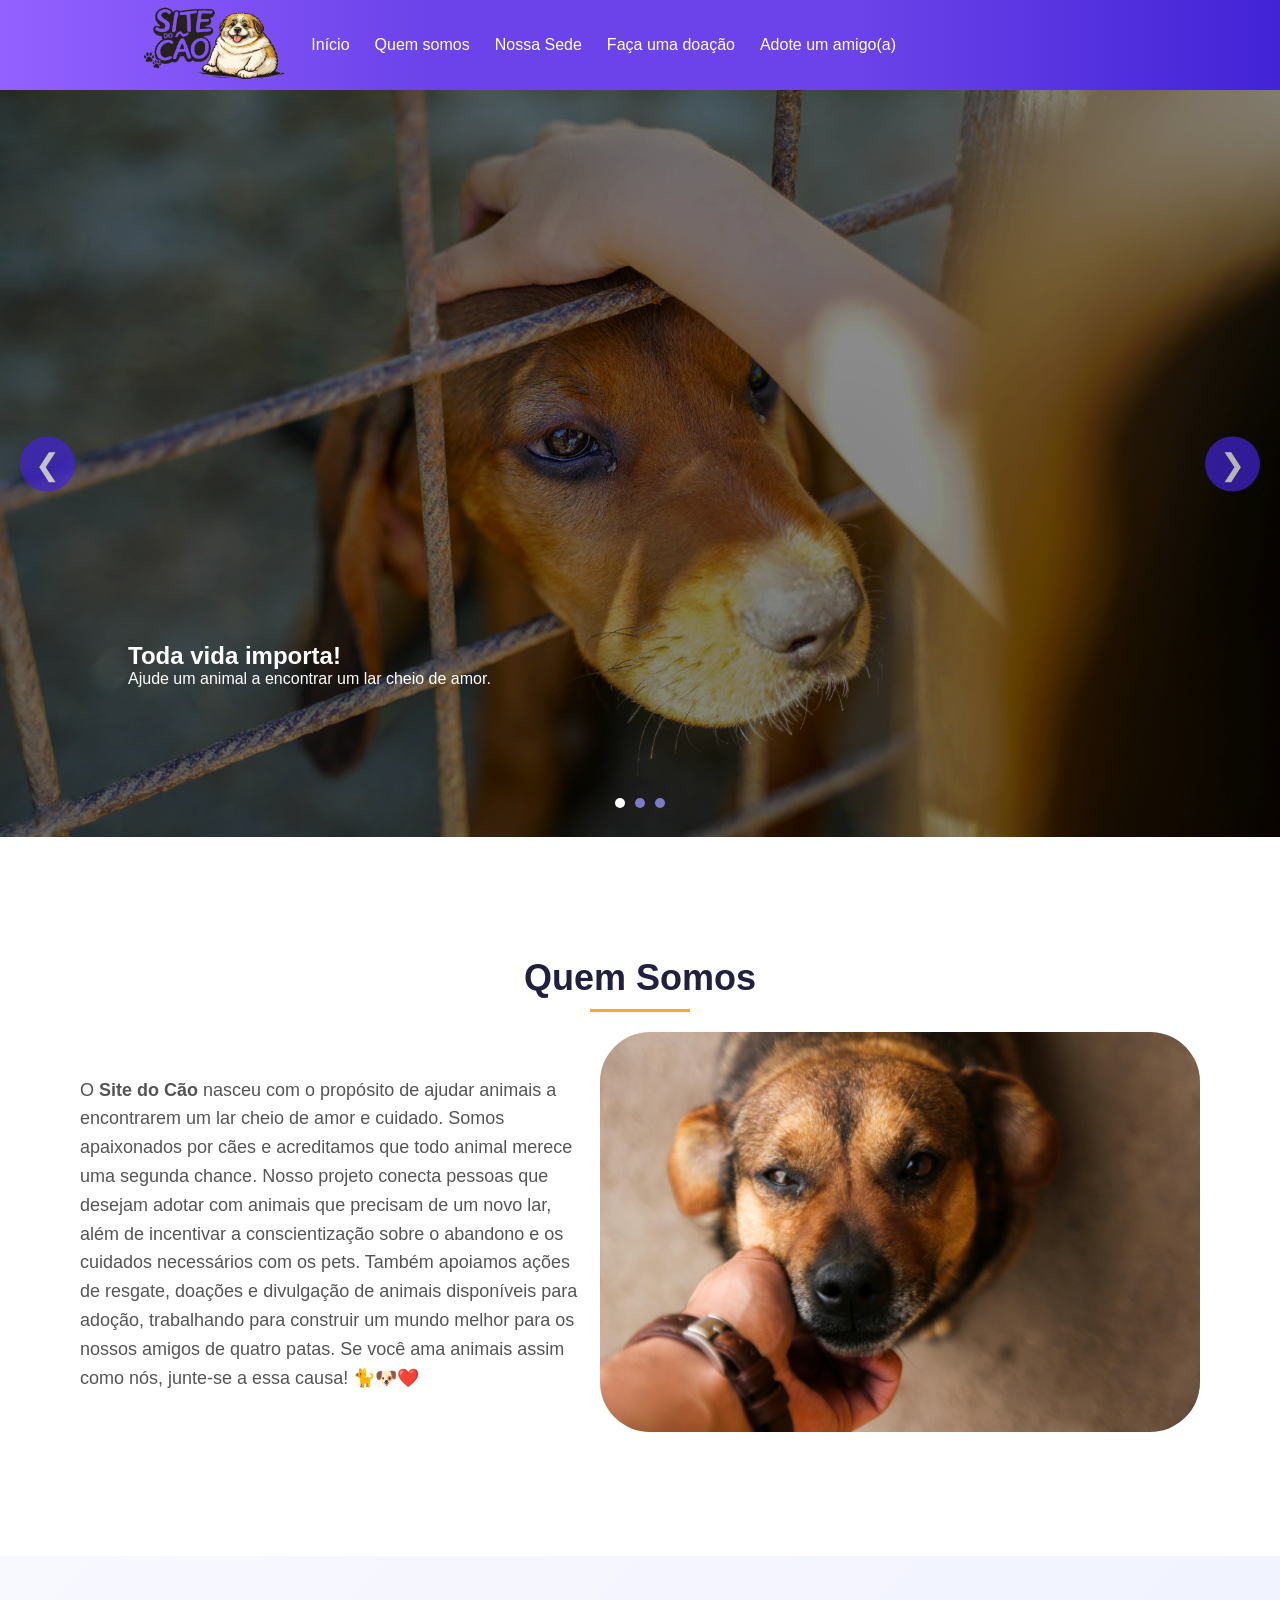
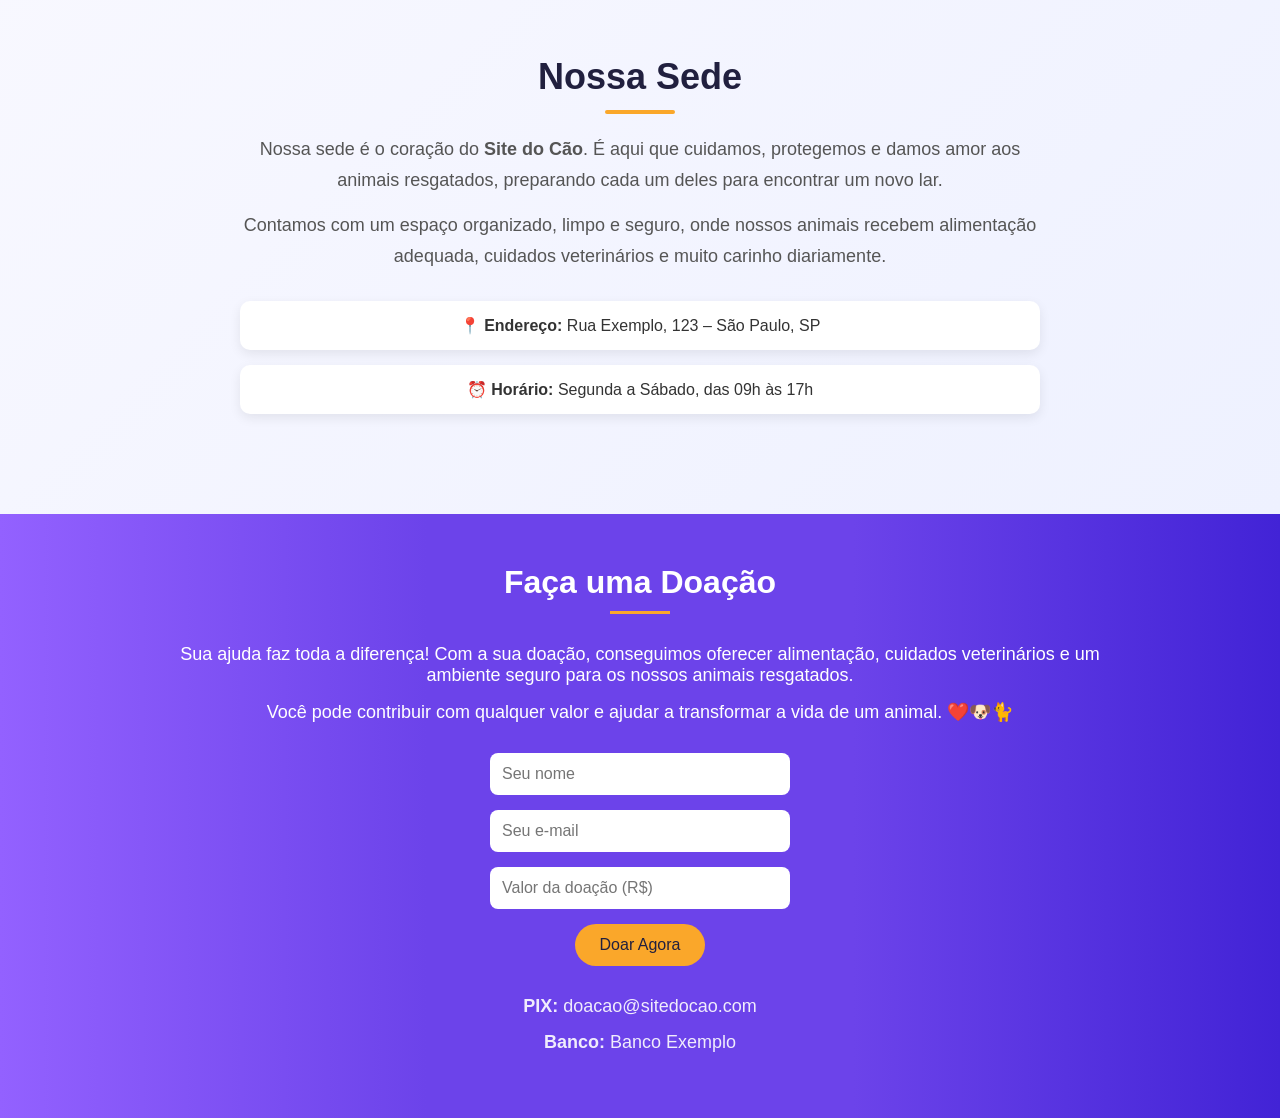
<file: index.html>
<!DOCTYPE html>
<html lang="pt-br">

<head>
    <meta charset="UTF-8">
    <meta name="viewport" content="width=device-width, initial-scale=1.0">
    <title>Site do cão</title>
    <link rel="stylesheet" href="Styles/Styles.css">
    <link rel="shortcut icon" href="Styles/img/favicon.ico" type="">

</head>

<body>

    <header>
        <div class="site-header">
            <img src="Styles/img/logosite.png" alt="Logo do site">


            <nav>

                <a href="#home">Início</a>
                <a href="#sobre">Quem somos</a>
                <a href="#localizacao">Nossa Sede</a>
                <a href="#adocao">Faça uma doação</a>
                <a href="adote.html">Adote um amigo(a)</a>

            </nav>
        </div>
    </header>

    <section class="hero">

        <div class="slides">

            <div class="slide active" style="background-image: url('Styles/img/imgAnimais/slide3.jpg');">
                <div class="overlay"></div>
                <div class="content">
                    <h1>Toda vida importa!</h1>
                    <p>Ajude um animal a encontrar um lar cheio de amor.</p>
                </div>
            </div>

            <div class="slide" style="background-image: url('Styles/img/imgAnimais/slide2.jpeg');">
                <div class="overlay"></div>
                <div class="content">
                    <h1>Adote, não compre</h1>
                    <p>Dê uma segunda chance para quem precisa.</p>
                </div>
            </div>

            <div class="slide" style="background-image: url('Styles/img/imgAnimais/slide1.jpg');">
                <div class="overlay"></div>
                <div class="content">
                    <h1>Faça a diferença</h1>
                    <p>Seu apoio salva vidas todos os dias.</p>
                </div>
            </div>

        </div>

        <button class="prev">❮</button>
        <button class="next">❯</button>

        <div class="dots"></div>

    </section>

    <section class="quem-somos" id="sobre">
                    <h2>Quem Somos</h2>
        <div class="quem-container">



            

            <p>
                O <strong>Site do Cão</strong> nasceu com o propósito de ajudar animais a encontrarem um lar cheio de
                amor e cuidado.
                Somos apaixonados por cães e acreditamos que todo animal merece uma segunda chance.
                Nosso projeto conecta pessoas que desejam adotar com animais que precisam de um novo lar, além de
                incentivar a
                conscientização sobre o abandono e os cuidados necessários com os pets.
                Também apoiamos ações de resgate, doações e divulgação de animais disponíveis para adoção, trabalhando
                para
                construir um mundo melhor para os nossos amigos de quatro patas.
                Se você ama animais assim como nós, junte-se a essa causa! 🐈🐶❤️
            </p>

            <div class="quem-img">
                <img src="dogquemsomos1.jpg" alt="" class="quem-foto">
            </div>

        </div>
    </section>

<section class="nossa-sede" id="localizacao">
    <div class="nossa-container">

        <h2>Nossa Sede</h2>

        <p class="descricao">
            Nossa sede é o coração do <strong>Site do Cão</strong>. É aqui que cuidamos, protegemos e damos amor aos animais resgatados, preparando cada um deles para encontrar um novo lar.
        </p>

        <p class="descricao">
            Contamos com um espaço organizado, limpo e seguro, onde nossos animais recebem alimentação adequada, cuidados veterinários e muito carinho diariamente.
        </p>

        <div class="info">
            <div class="info-item">
                📍 <strong>Endereço:</strong> Rua Exemplo, 123 – São Paulo, SP
            </div>

            <div class="info-item">
                ⏰ <strong>Horário:</strong> Segunda a Sábado, das 09h às 17h
            </div>
        </div>

    </div>
</section>

    <section class="doacao" id="adocao">
        <div class="container">

            <h2>Faça uma Doação</h2>

            <p>
                Sua ajuda faz toda a diferença! Com a sua doação, conseguimos oferecer alimentação, cuidados
                veterinários
                e um ambiente seguro para os nossos animais resgatados.
            </p>

            <p>
                Você pode contribuir com qualquer valor e ajudar a transformar a vida de um animal. ❤️🐶🐈
            </p>

            <!-- Formulário -->
            <form class="form-doacao">
                <input type="text" placeholder="Seu nome" required>
                <input type="email" placeholder="Seu e-mail" required>
                <input type="number" placeholder="Valor da doação (R$)" required>

                <button type="submit">Doar Agora</button>
            </form>

            <!-- Informação extra -->
            <div class="info-doacao">
                <p><strong>PIX:</strong> doacao@sitedocao.com</p>
                <p><strong>Banco:</strong> Banco Exemplo</p>
            </div>

        </div>


        <script src="Script/Script.js"></script>
</body>

</html>
</file>
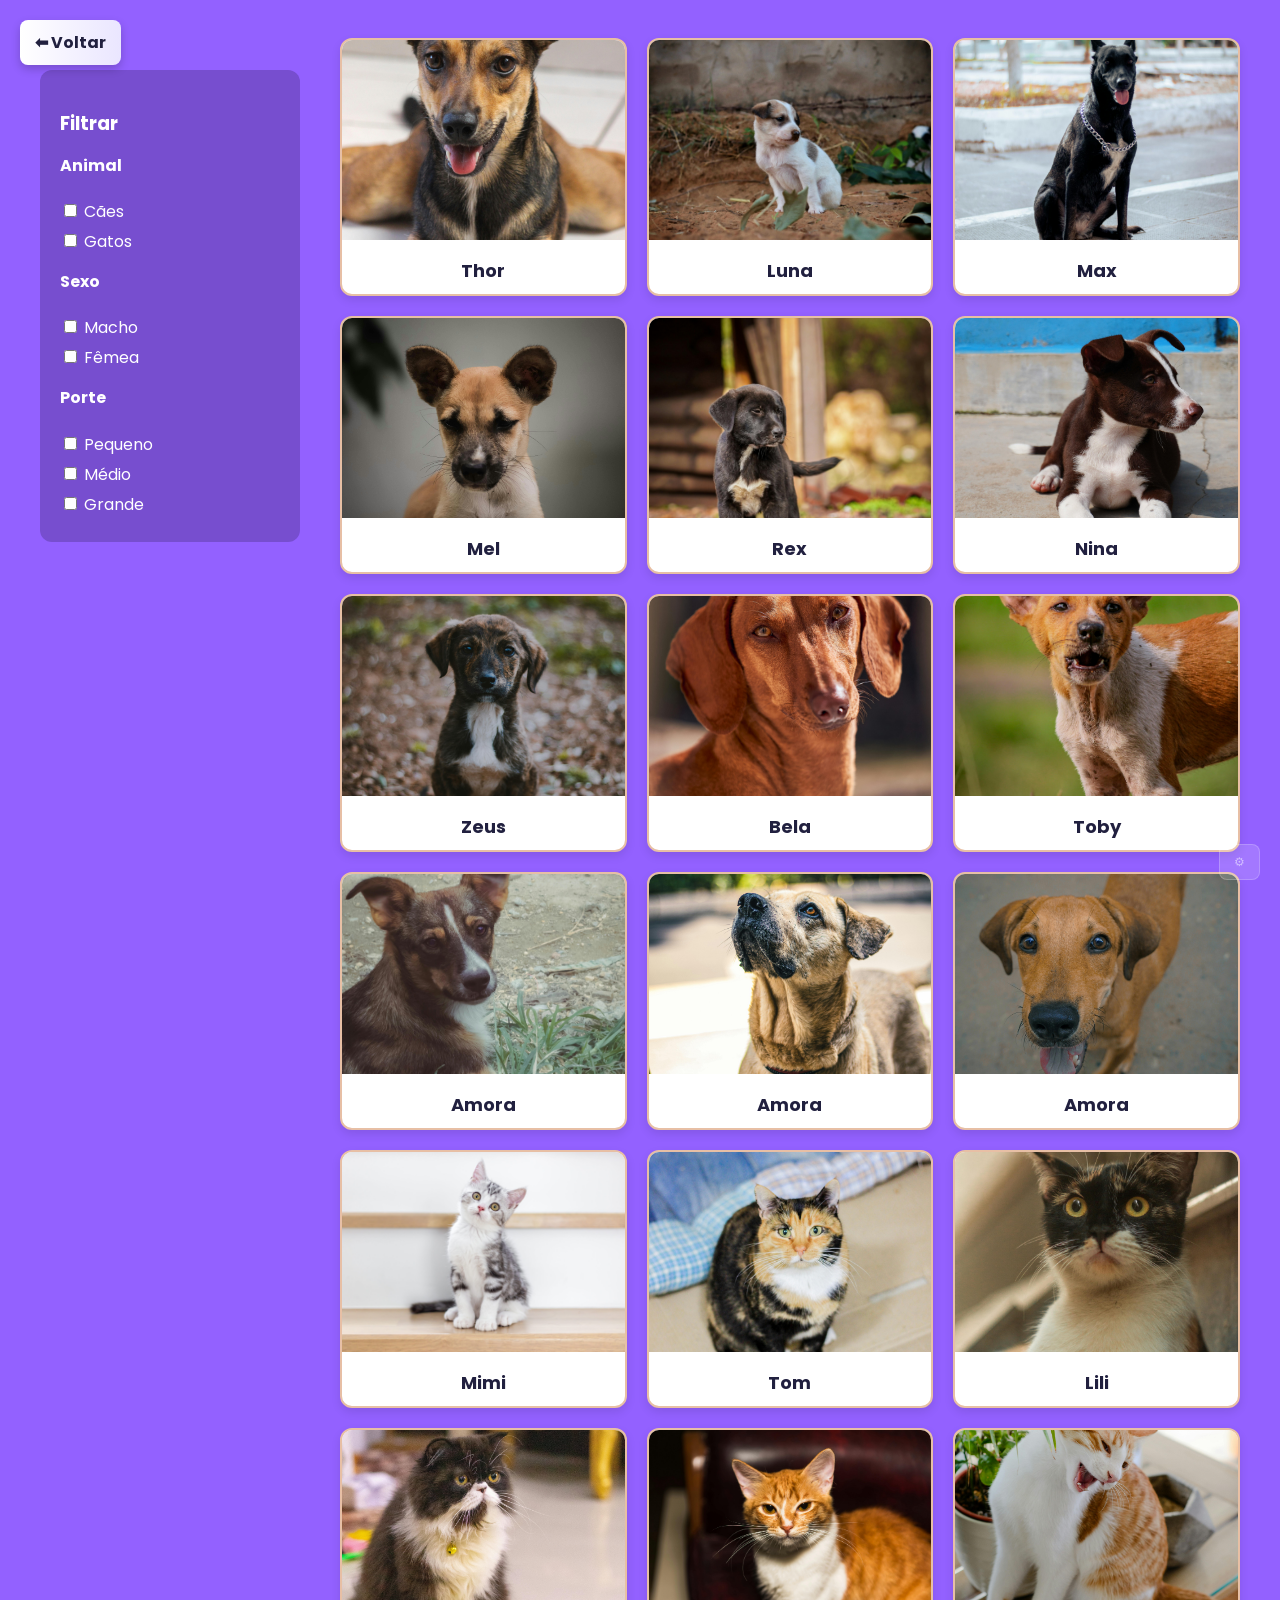
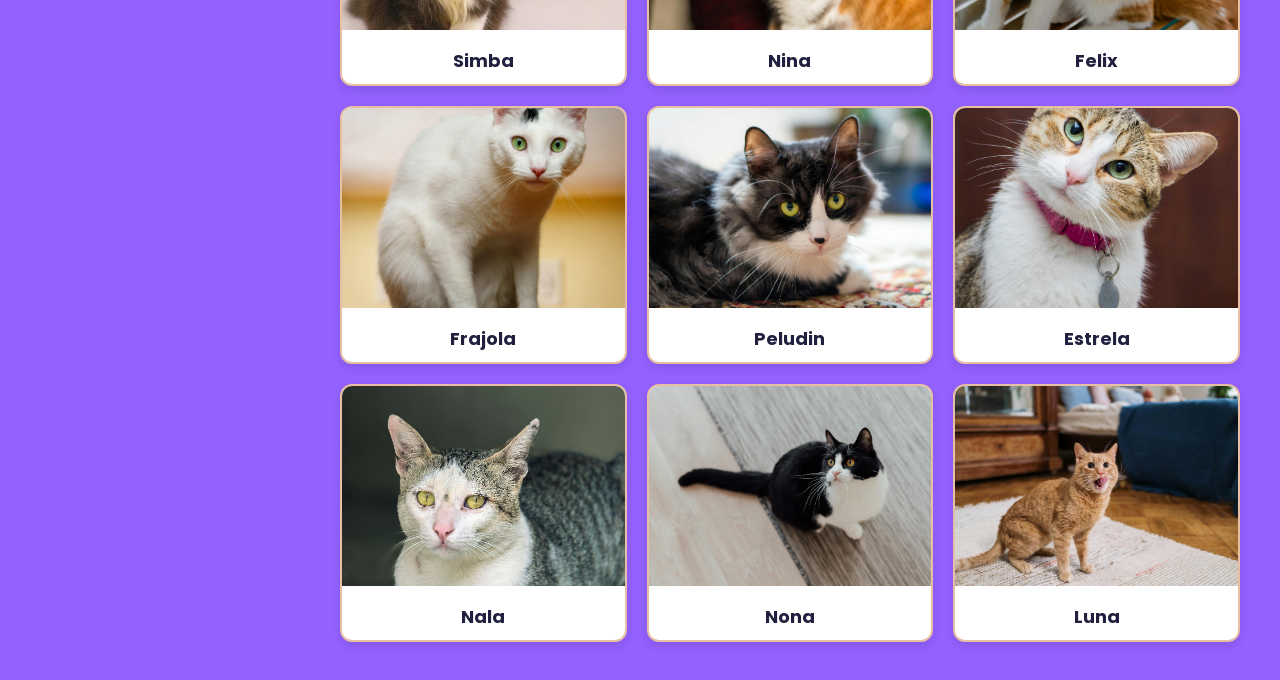
<file: adote.html>
<!DOCTYPE html>
<html lang="pt-br">

<head>
    <meta charset="UTF-8">
    <meta name="viewport" content="width=device-width, initial-scale=1.0">
    <title>Adote um Amigo</title>
    <link rel="stylesheet" href="Styles/adote.css">
    <link href="https://fonts.googleapis.com/css2?family=Poppins:wght@400;600&display=swap" rel="stylesheet">
    <link rel="shortcut icon" href="Styles/img/favicon.ico" type="">
   
</head>

<body>
    <a href="index.html" class="btn-voltar">⬅ Voltar</a>

    <!-- BARRA DO ADMIN -->
    <div class="barra-admin" id="barraAdmin">
        <span>🔐 Modo Administrador ativo</span>
        <div class="admin-acoes">
            <button class="btn-adicionar-animal" onclick="abrirModalAdd()">+ Adicionar Animal</button>
            <button class="btn-sair-admin" onclick="sairAdmin()">Sair</button>
        </div>
    </div>

    <div class="container">

        <!-- FILTRO -->
        <aside class="filtro">
            <h3>Filtrar</h3>

            <h4>Animal</h4>
            <label><input type="checkbox" id="cachorro"> Cães</label>
            <label><input type="checkbox" id="gato"> Gatos</label>

            <h4>Sexo</h4>
            <label><input type="checkbox" id="Macho"> Macho</label>
            <label><input type="checkbox" id="Fêmea"> Fêmea</label>

            <h4>Porte</h4>
            <label><input type="checkbox" id="Pequeno"> Pequeno</label>
            <label><input type="checkbox" id="Médio"> Médio</label>
            <label><input type="checkbox" id="Grande"> Grande</label>
        </aside>

        <!-- CARDS -->
        <div class="cards" id="listaCards">

            <!-- CACHORROS -->
            <div class="card" data-animal="cachorro" data-sexo="Macho" data-porte="Médio"
                onclick="abrirModal(this, 'Thor', '2 anos', 'Macho', 'Porte médio', 'Muito amigável e brincalhão 🐶')">
                <img src="Styles/img/cachorro10.jpg">
                <h3>Thor</h3>
            </div>

            <div class="card" data-animal="cachorro" data-sexo="Fêmea" data-porte="Pequeno"
                onclick="abrirModal(this, 'Luna', '1 ano', 'Fêmea', 'Porte pequeno', 'Muito carinhosa ❤️')">
                <img src="Styles/img/cachorro7.jpg">
                <h3>Luna</h3>
            </div>

            <div class="card" data-animal="cachorro" data-sexo="Macho" data-porte="Grande"
                onclick="abrirModal(this, 'Max', '3 anos', 'Macho', 'Porte médio', 'Muito brincalhão 🎾')">
                <img src="Styles/img/cachorro11.jpg">
                <h3>Max</h3>
            </div>

            <div class="card" data-animal="cachorro" data-sexo="Fêmea" data-porte="Pequeno"
                onclick="abrirModal(this, 'Mel', '2 anos', 'Fêmea', 'Porte pequeno', 'Muito dócil 💕')">
                <img src="Styles/img/cachorro2.jpg">
                <h3>Mel</h3>
            </div>

            <div class="card" data-animal="cachorro" data-sexo="Macho" data-porte="Grande"
                onclick="abrirModal(this, 'Rex', ' 7 Meses', 'Macho', 'Porte grande', 'Muito protetor 🛡️')">
                <img src="Styles/img/cachorro12.jpg">
                <h3>Rex</h3>
            </div>

            <div class="card" data-animal="cachorro" data-sexo="Fêmea" data-porte="Pequeno"
                onclick="abrirModal(this, 'Nina', '1 ano', 'Fêmea', 'Porte pequeno', 'Muito carinhosa ❤️')">
                <img src="Styles/img/cachorro5.jpg">
                <h3>Nina</h3>
            </div>

            <div class="card" data-animal="cachorro" data-sexo="Macho" data-porte="Grande"
                onclick="abrirModal(this, 'Zeus', '4 anos', 'Macho', 'Porte grande', 'Muito forte 💪')">
                <img src="Styles/img/cachorro4.jpg">
                <h3>Zeus</h3>
            </div>

            <div class="card" data-animal="cachorro" data-sexo="Fêmea" data-porte="Médio"
                onclick="abrirModal(this, 'Bela', '2 anos', 'Fêmea', 'Porte médio', 'Muito alegre 😄')">
                <img src="Styles/img/cachorro3.jpg">
                <h3>Bela</h3>
            </div>

            <div class="card" data-animal="cachorro" data-sexo="Macho" data-porte="Pequeno"
                onclick="abrirModal(this, 'Toby', '3 anos', 'Macho', 'Porte pequeno', 'Muito esperto 🧠')">
                <img src="Styles/img/cachorro1.jpg">
                <h3>Toby</h3>
            </div>

            <div class="card" data-animal="cachorro" data-sexo="Fêmea" data-porte="Pequeno"
                onclick="abrirModal(this, 'Amora', '1 ano', 'Fêmea', 'Porte pequeno', 'Muito fofa 🐾')">
                <img src="Styles/img/cachorro9.jpg">
                <h3>Amora</h3>
            </div>

            <div class="card" data-animal="cachorro" data-sexo="Fêmea" data-porte="Pequeno"
                onclick="abrirModal(this, 'Amora', '1 ano', 'Fêmea', 'Porte pequeno', 'Muito fofa')">
                <img src="Styles/img/cachorro8.jpg">
                <h3>Amora</h3>
            </div>

            <div class="card" data-animal="cachorro" data-sexo="Fêmea" data-porte="Pequeno"
                onclick="abrirModal(this, 'Amora', '1 ano', 'Fêmea', 'Porte pequeno', 'Muito fofa 🐾')">
                <img src="Styles/img/cachorro6.jpg">
                <h3>Amora</h3>
            </div>

            <!-- GATOS -->
            <div class="card" data-animal="gato" data-sexo="Fêmea" data-porte="Pequeno"
                onclick="abrirModal(this, 'Mimi', '2 anos', 'Fêmea', 'Pequeno', 'Muito tranquila e carinhosa 🐱')">
                <img src="Styles/img/imgAnimais/gato1.jpg">
                <h3>Mimi</h3>
            </div>

            <div class="card" data-animal="gato" data-sexo="Macho" data-porte="Médio"
                onclick="abrirModal(this, 'Tom', '3 anos', 'Macho', 'Médio', 'Muito esperto e brincalhão 😼')">
                <img src="Styles/img/imgAnimais/gato2.jpg">
                <h3>Tom</h3>
            </div>

            <div class="card" data-animal="gato" data-sexo="Fêmea" data-porte="Pequeno"
                onclick="abrirModal(this, 'Lili', '1 ano', 'Fêmea', 'Pequeno', 'Muito dócil 💕')">
                <img src="Styles/img/imgAnimais/gato3.jpg">
                <h3>Lili</h3>
            </div>

            <div class="card" data-animal="gato" data-sexo="Macho" data-porte="Grande"
                onclick="abrirModal(this, 'Simba', '2 anos', 'Macho', 'Grande', 'Muito curioso 🐾')">
                <img src="Styles/img/imgAnimais/gato4.jpg">
                <h3>Simba</h3>
            </div>

            <div class="card" data-animal="gato" data-sexo="Fêmea" data-porte="Médio"
                onclick="abrirModal(this, 'Nina', '4 anos', 'Fêmea', 'Médio', 'Muito calma 😺')">
                <img src="Styles/img/imgAnimais/gato5.jpg">
                <h3>Nina</h3>
            </div>

            <div class="card" data-animal="gato" data-sexo="Macho" data-porte="Médio"
                onclick="abrirModal(this, 'Felix', '2 anos', 'Macho', 'Médio', 'Muito brincalhão 🎾')">
                <img src="Styles/img/imgAnimais/gato6.jpg">
                <h3>Felix</h3>
            </div>

            <div class="card" data-animal="gato" data-sexo="Macho" data-porte="Pequeno"
                onclick="abrirModal(this, 'Frajola', '3 anos', 'Macho', 'Pequeno', 'Muito calmo')">
                <img src="Styles/img/imgAnimais/gato7.jpg">
                <h3>Frajola</h3>
            </div>

            <div class="card" data-animal="gato" data-sexo="Macho" data-porte="Pequeno"
                onclick="abrirModal(this, 'Peludin', '2 anos', 'Macho', 'Pequeno', 'Sou muito na paz')">
                <img src="Styles/img/imgAnimais/gato8.jpg">
                <h3>Peludin</h3>
            </div>

            <div class="card" data-animal="gato" data-sexo="Fêmea" data-porte="Pequeno"
                onclick="abrirModal(this, 'Estrela', '2 anos', 'Fêmea', 'Pequeno', 'Muito brincalhona 🎾')">
                <img src="Styles/img/imgAnimais/gato9.jpg">
                <h3>Estrela</h3>
            </div>

            <div class="card" data-animal="gato" data-sexo="Fêmea" data-porte="Pequeno"
                onclick="abrirModal(this, 'Nala', '2 anos', 'Fêmea', 'Pequeno', 'Muito dorminhoca')">
                <img src="Styles/img/imgAnimais/gato10.jpg">
                <h3>Nala</h3>
            </div>

            <div class="card" data-animal="gato" data-sexo="Fêmea" data-porte="Pequeno"
                onclick="abrirModal(this, 'Nona', '2 anos', 'Fêmea', 'Pequeno', 'Sou muito boazinha')">
                <img src="Styles/img/imgAnimais/gato11.jpg">
                <h3>Nona</h3>
            </div>

            <div class="card" data-animal="gato" data-sexo="Fêmea" data-porte="Pequeno"
                onclick="abrirModal(this, 'Luna', '2 anos', 'Fêmea', 'Pequeno', 'Amo dormir')">
                <img src="Styles/img/imgAnimais/gato12.jpg">
                <h3>Luna</h3>
            </div>

        </div>
    </div>

    <!-- MODAL VER ANIMAL -->
    <div id="modal" class="modal">
        <div class="modal-content">
            <span class="fechar" onclick="fecharModal()">X</span>
            <img id="modal-img">
            <h2 id="modal-nome"></h2>
            <p id="modal-idade"></p>
            <p id="modal-sexo"></p>
            <p id="modal-porte"></p>
            <p id="modal-desc"></p>
            <a href="https://wa.me/5511999999999?text=Olá,%20tenho%20interesse%20em%20adotar%20um%20animal!"
                target="_blank" class="btn-adotar">
                Adotar 🐾
            </a>
        </div>
    </div>

    <!-- MODAL LOGIN ADMIN -->
    <div class="modal-login" id="modalLogin">
        <div class="login-box">
            <h3>🔐 Área do Administrador</h3>
            <p>Digite a senha para acessar o painel</p>
            <input type="password" id="inputSenha" placeholder="Senha" onkeydown="if(event.key==='Enter') fazerLogin()">
            <p class="erro-login" id="erroLogin">Senha incorreta. Tente novamente.</p>
            <button class="btn-entrar" onclick="fazerLogin()">Entrar</button>
            <br>
            <button class="btn-cancelar" onclick="fecharLogin()">Cancelar</button>
        </div>
    </div>

    <!-- MODAL ADICIONAR ANIMAL -->
    <div class="modal-add" id="modalAdd">
        <div class="add-box">
            <h3>Adicionar Animal <span></span></h3>
            <div class="form-add">
                <div class="campo">
                    <label>Nome do animal</label>
                    <input type="text" id="add-nome" placeholder="Ex: Thor">
                </div>

                <div class="linha-dupla">
                    <div class="campo">
                        <label>Tipo</label>
                        <select id="add-animal">
                            <option value="cachorro">Cão</option>
                            <option value="gato">Gato</option>
                        </select>
                    </div>
                    <div class="campo">
                        <label>Sexo</label>
                        <select id="add-sexo">
                            <option value="Macho">Macho</option>
                            <option value="Fêmea">Fêmea</option>
                        </select>
                    </div>
                </div>

                <div class="linha-dupla">
                    <div class="campo">
                        <label>Porte</label>
                        <select id="add-porte">
                            <option value="Pequeno">Pequeno</option>
                            <option value="Médio">Médio</option>
                            <option value="Grande">Grande</option>
                        </select>
                    </div>
                    <div class="campo">
                        <label>Idade</label>
                        <input type="text" id="add-idade" placeholder="Ex: 2 anos">
                    </div>
                </div>

                <div class="campo">
                    <label>Descrição / Personalidade</label>
                    <textarea id="add-desc" placeholder="Ex: Muito carinhoso e brincalhão 🐾"></textarea>
                </div>

                <div class="campo">
                    <label>URL da foto</label>
                    <input type="text" id="add-foto" placeholder="https://... ou Styles/img/..." oninput="previewFoto()">
                    <img class="preview-img" id="preview-img" alt="Prévia da foto">
                </div>

                <button class="btn-salvar-animal" onclick="salvarAnimal()">✅ Salvar Animal</button>
                <button class="btn-cancelar-add" onclick="fecharModalAdd()">Cancelar</button>
            </div>
        </div>
    </div>


    <button class="btn-admin-acesso" onclick="abrirLogin()" title="Acesso administrador">⚙</button>

    <script src="Script/testeadote.js"></script>
</body>

</html>
</file>
<file: Styles/Styles.css>
/* ================= BODY ================= */

body {
    background-color: #f0f0f0;
    font-family: Arial, sans-serif;
    margin: 0;
}

/* ===== RESET ===== */
* {
    margin: 0;
    padding: 0;
    box-sizing: border-box;
    font-family: Arial, sans-serif;
}

/* ===== CONTAINER ===== */
.container {
    max-width: 1000px;
    margin: auto;
    padding: 0 20px;
}

/* ===== HEADER ===== */
header {
    background-image: linear-gradient(to right, #9361ff, #6c43ea, #6c43ea, #4223d6);
    color: white;
    width: 100%;
    height: 90px;
    display: flex;
    align-items: center;
}

.site-header {
    display: flex;
    align-items: center;
    justify-content: right;
    width: 70%;
}

.site-header img {
    height: 130px;

}

header nav {
    display: flex;
    gap: 25px;
}

header nav a {
    color: white;
    text-decoration: none;
    font-size: 16px;
    position: relative;
}

header nav a::after {
    content: "";
    position: absolute;
    width: 0%;
    height: 2px;
    background: #faa72a;
    left: 0;
    bottom: -5px;
    transition: 0.3s;
}

header nav a:hover::after {
    width: 100%;
}

/* ===== HERO SLIDER ===== */
.hero {
    position: relative;
    width: 100%;
    height: 83vh;
    overflow: hidden;
}

.slides {
    position: relative;
    width: 100%;
    height: 100%;
}

.slide {
    position: absolute;
    width: 100%;
    height: 100%;
    background-size: cover;
    background-position: center;

    opacity: 0;
    transform: scale(1.05);
    transition: opacity 1s ease-in-out, transform 6s ease;

    z-index: 0;
}

.slide.active {
    opacity: 1;
    transform: scale(1);
    z-index: 1;
}

.overlay {
    position: absolute;
    inset: 0;
    background: rgba(0, 0, 0, 0.45);
    z-index: 1;
}

.content {
    position: absolute;
    bottom: 20%;
    left: 10%;
    color: white;
    max-width: 500px;
    z-index: 2;

    opacity: 0;
    transform: translateY(30px);
    transition: 1s;
}

.slide.active .content {
    opacity: 1;
    transform: translateY(0);
}

.prev,
.next {
    position: absolute;
    top: 50%;
    transform: translateY(-50%);
    background: #4223d6;
    border: none;
    color: white;
    font-size: 30px;
    padding: 10px 15px;
    cursor: pointer;
    border-radius: 50%;
    z-index: 10;
}

.prev,
.next {
    opacity: 0.7;
    transition: 0.3s;
}

.prev {
    left: 20px;
}

.next {
    right: 20px;
}

.dots {
    position: absolute;
    bottom: 20px;
    width: 100%;
    text-align: center;
    z-index: 10;
}

.dots span {
    height: 10px;
    width: 10px;
    margin: 5px;
    background: #7d7bc9;
    border-radius: 50%;
    display: inline-block;
    cursor: pointer;
}

.dots .active {
    background: #fff;
}





/* ===== QUEM SOMOS ===== */
.quem-somos {
    padding: 120px 80px;
    background: #ffffff;
}



.quem-container {
    display: flex;
    align-items: center;
    justify-content: center;
    gap: 20px;
}


.quem-container p {
    max-width: 800px;
}

.quem-somos h2 {
    text-align: center;
    font-size: 36px;
    color: #21203F;
    margin-bottom: 20px;
}


.quem-somos h2::after {
    content: "";
    width: 100px;
    height: 3px;
    background: #faa72a;
    display: block;
    margin: 10px auto 0;
}


.quem-container p {
    font-size: 18px;
    line-height: 1.6;
    color: #555;
}


.quem-img {
    flex-shrink: 0;
}

.quem-foto {
    width: 600px;
    border-radius: 50px;
}

/* ===== NOSSA SEDE ===== */

.nossa-sede {
    padding: 100px 20px;
    background: linear-gradient(135deg, #f8f8ff, #eef1ff);
}

.nossa-container {
    max-width: 800px;
    margin: 0 auto;
    text-align: center;
}


.nossa-sede h2 {
    font-size: 36px;
    color: #21203F;
    margin-bottom: 20px;
    position: relative;
}


.nossa-sede h2::after {
    content: "";
    width: 70px;
    height: 4px;
    background: #faa72a;
    display: block;
    margin: 12px auto 0;
    border-radius: 2px;
}


.descricao {
    font-size: 18px;
    color: #555;
    line-height: 1.7;
    margin-bottom: 15px;
}


.info {
    margin-top: 30px;
    display: flex;
    flex-direction: column;
    gap: 15px;
}


.info-item {
    background: #ffffff;
    padding: 15px;
    border-radius: 10px;
    box-shadow: 0 4px 12px rgba(0,0,0,0.08);
    font-size: 16px;
    color: #333;
    transition: transform 0.2s ease;
}


.info-item:hover {
    transform: translateY(-3px);
}

/* ===== DOAÇÃO ===== */


.doacao {
    background-image: linear-gradient(to right, #9361ff, #6c43ea, #6c43ea, #4223d6);
    color: white;
    text-align: center;
    padding: 50px 80px;
}

.doacao p {
    font-size: 18px;
    margin-bottom: 15px;
}

.doacao h2 {
    text-align: center;
    font-size: 32px;
    color: #ffffff;
    margin-bottom: 30px;
    position: relative;
}

.doacao h2::after {
    content: "";
    width: 60px;
    height: 3px;
    background: #faa72a;
    display: block;
    margin: 10px auto 0;
}

/* ===== FORMULÁRIO ===== */
.form-doacao {
    margin-top: 30px;
    display: flex;
    flex-direction: column;
    gap: 15px;
    align-items: center;
}

.form-doacao input {
    width: 300px;
    padding: 12px;
    border-radius: 8px;
    border: none;
    outline: none;
    font-size: 16px;
}


.form-doacao button {
    background: #faa72a;
    color: #21203F;
    border: none;
    padding: 12px 25px;
    font-size: 16px;
    border-radius: 30px;
    cursor: pointer;
    transition: 0.3s;
}

.form-doacao button:hover {
    background: #ffbf5a;
    transform: scale(1.05);
}


.info-doacao {
    margin-top: 30px;
    font-size: 16px;
    opacity: 0.9;
}

/* ===== RESPONSIVO ===== */
@media (max-width: 768px) {

    header nav {
        display: none;
    }

    .content {
        left: 5%;
        max-width: 90%;
    }

    .form-doacao input {
        width: 90%;
    }

    h2 {
        font-size: 26px;
    }

    .quem-somos p,
    .nossa-sede p,
    .doacao p {
        font-size: 16px;
    }
}
</file>
<file: Styles/adote.css>
/* ===== BASE ===== */
body {
    font-family: 'Poppins', sans-serif;
    background-color: #9361ff;
}

/* ===== BOTÃO VOLTAR ===== */
.btn-voltar {
    position: fixed;
    top: 20px;
    left: 20px;
    padding: 10px 15px;
    background: linear-gradient(to right, #ffffff, #eae6ff);
    color: #21203F;
    text-decoration: none;
    border-radius: 8px;
    font-weight: bold;
    box-shadow: 0 4px 10px rgba(0, 0, 0, 0.2);
    transition: 0.3s;
    z-index: 80;
}

.btn-voltar:hover {
    transform: translateY(-2px);
}

/* ===== CONTAINER ===== */
.container {
    display: flex;
    gap: 40px;
    max-width: 1200px;
    margin: auto;
    padding: 30px;
}

/* ===== FILTRO ===== */
.filtro {
    width: 220px;
    background: #774ecf;
    padding: 20px;
    border-radius: 12px;
    color: white;
    height: fit-content;
    position: sticky;
    top: 70px;
}

.filtro h3 {
    margin-bottom: 10px;
}

.filtro h4 {
    margin-top: 15px;
}

.filtro label {
    display: block;
    margin: 5px 0;
}

/* ===== CARDS ===== */
.cards {
    flex: 1;
    display: grid;
    grid-template-columns: repeat(auto-fit, minmax(220px, 1fr));
    gap: 20px;
}

.card {
    position: relative;
    background: white;
    border-radius: 12px;
    overflow: hidden;
    text-align: center;
    box-shadow: 0 4px 10px rgba(0, 0, 0, 0.1);
    transition: 0.3s;
    cursor: pointer;
    border: 2px solid #E7BFA5;
}

.card:hover {
    transform: translateY(-5px);
    border-color: #4B3C5D;
}

.card img {
    width: 100%;
    height: 200px;
    object-fit: cover;
}

.card h3 {
    margin: 10px 0;
    font-size: 18px;
    color: #21203F;
}

/* ===== MODAL VER ANIMAL ===== */
.modal {
    position: fixed;
    top: 0;
    left: 0;
    width: 100%;
    height: 100%;
    background: rgba(0, 0, 0, 0.7);
    display: flex;
    justify-content: center;
    align-items: flex-start;
    opacity: 0;
    visibility: hidden;
    transition: 0.3s;
    overflow-y: auto;
    padding: 20px;
    z-index: 500;
}

.modal.show {
    opacity: 1;
    visibility: visible;
}

.modal-content {
    background: white;
    padding: 20px;
    border-radius: 10px;
    width: 350px;
    text-align: center;
    margin: auto;
    transform: scale(0.7);
    transition: 0.3s;
    position: relative;
}

.modal.show .modal-content {
    transform: scale(1);
}

.modal-content img {
    width: 100%;
    max-height: 300px;
    object-fit: cover;
}

.fechar {
    position: absolute;
    top: 10px;
    right: 15px;
    width: 35px;
    height: 35px;
    display: flex;
    align-items: center;
    justify-content: center;
    background: #f0f0f0;
    color: #333;
    font-size: 18px;
    font-weight: bold;
    border-radius: 50%;
    cursor: pointer;
    transition: 0.3s;
}

.fechar:hover {
    background: #ff4d4d;
    color: white;
    transform: rotate(90deg);
}

/* ===== BOTÃO ADOTAR ===== */
.btn-adotar {
    display: inline-block;
    background-color: #a639ff;
    color: white;
    padding: 10px 20px;
    border-radius: 8px;
    text-decoration: none;
    font-weight: bold;
    transition: 0.3s;
    margin-top: 10px;
}

.btn-adotar:hover {
    background-color: #280072;
    transform: scale(1.05);
}

/* ===== BOTÃO ADMIN SECRETO ===== */
.btn-admin-acesso {
    position: fixed;
    bottom: 20px;
    right: 20px;
    background: rgba(255, 255, 255, 0.15);
    color: rgba(255, 255, 255, 0.5);
    border: 1px solid rgba(255, 255, 255, 0.2);
    padding: 8px 14px;
    border-radius: 8px;
    font-size: 12px;
    cursor: pointer;
    font-family: 'Poppins', sans-serif;
    transition: 0.3s;
    z-index: 100;
}

.btn-admin-acesso:hover {
    background: rgba(255, 255, 255, 0.25);
    color: white;
}

/* ===== BARRA DO ADMIN ===== */
.barra-admin {
    display: none;
    background: linear-gradient(to right, #21203F, #3a2d6b);
    color: white;
    padding: 12px 30px;
    align-items: center;
    justify-content: space-between;
    gap: 10px;
    position: sticky;
    top: 0;
    z-index: 90;
    box-shadow: 0 2px 15px rgba(0, 0, 0, 0.3);
}

.barra-admin.ativa {
    display: flex;
}

.barra-admin span {
    font-size: 14px;
    opacity: 0.9;
}

.barra-admin .admin-acoes {
    display: flex;
    gap: 10px;
    align-items: center;
}

.btn-adicionar-animal {
    background: #a639ff;
    color: white;
    border: none;
    padding: 9px 18px;
    border-radius: 8px;
    font-size: 14px;
    font-family: 'Poppins', sans-serif;
    font-weight: 600;
    cursor: pointer;
    transition: 0.3s;
}

.btn-adicionar-animal:hover {
    background: #8b24e0;
    transform: translateY(-1px);
}

.btn-sair-admin {
    background: rgba(255, 255, 255, 0.15);
    color: white;
    border: 1px solid rgba(255, 255, 255, 0.3);
    padding: 9px 16px;
    border-radius: 8px;
    font-size: 13px;
    font-family: 'Poppins', sans-serif;
    cursor: pointer;
    transition: 0.3s;
}

.btn-sair-admin:hover {
    background: rgba(255, 255, 255, 0.25);
}

/* ===== MODAL LOGIN ADMIN ===== */
.modal-login {
    position: fixed;
    inset: 0;
    background: rgba(0, 0, 0, 0.7);
    display: flex;
    align-items: center;
    justify-content: center;
    z-index: 1000;
    opacity: 0;
    visibility: hidden;
    transition: 0.3s;
}

.modal-login.show {
    opacity: 1;
    visibility: visible;
}

.login-box {
    background: white;
    border-radius: 16px;
    padding: 35px 30px;
    width: 320px;
    text-align: center;
    box-shadow: 0 20px 60px rgba(0, 0, 0, 0.3);
}

.login-box h3 {
    color: #21203F;
    font-size: 20px;
    margin-bottom: 5px;
}

.login-box p {
    color: #888;
    font-size: 13px;
    margin-bottom: 20px;
}

.login-box input {
    width: 100%;
    padding: 12px;
    border: 2px solid #eee;
    border-radius: 8px;
    font-size: 15px;
    font-family: 'Poppins', sans-serif;
    outline: none;
    transition: 0.2s;
    box-sizing: border-box;
}

.login-box input:focus {
    border-color: #9361ff;
}

.login-box .erro-login {
    color: #e74c3c;
    font-size: 12px;
    margin-top: 8px;
    display: none;
}

.login-box .btn-entrar {
    margin-top: 15px;
    width: 100%;
    padding: 12px;
    background: linear-gradient(to right, #9361ff, #6c43ea);
    color: white;
    border: none;
    border-radius: 8px;
    font-size: 15px;
    font-family: 'Poppins', sans-serif;
    font-weight: 600;
    cursor: pointer;
    transition: 0.3s;
}

.login-box .btn-entrar:hover {
    background: linear-gradient(to right, #7e4fe0, #5a35c8);
    transform: translateY(-1px);
}

.login-box .btn-cancelar {
    margin-top: 10px;
    background: none;
    border: none;
    color: #aaa;
    font-size: 13px;
    cursor: pointer;
    font-family: 'Poppins', sans-serif;
}

.login-box .btn-cancelar:hover {
    color: #555;
}

/* ===== MODAL ADICIONAR ANIMAL ===== */
.modal-add {
    position: fixed;
    inset: 0;
    background: rgba(0, 0, 0, 0.7);
    display: flex;
    align-items: center;
    justify-content: center;
    z-index: 1000;
    opacity: 0;
    visibility: hidden;
    transition: 0.3s;
    overflow-y: auto;
    padding: 20px;
}

.modal-add.show {
    opacity: 1;
    visibility: visible;
}

.add-box {
    background: white;
    border-radius: 16px;
    padding: 30px;
    width: 420px;
    max-width: 100%;
    margin: auto;
    box-shadow: 0 20px 60px rgba(0, 0, 0, 0.3);
}

.add-box h3 {
    color: #21203F;
    font-size: 20px;
    margin-bottom: 20px;
    text-align: center;
}

.add-box h3 span {
    display: block;
    width: 50px;
    height: 3px;
    background: #a639ff;
    margin: 8px auto 0;
    border-radius: 2px;
}

.form-add {
    display: flex;
    flex-direction: column;
    gap: 12px;
}

.form-add label {
    font-size: 13px;
    color: #555;
    font-weight: 600;
    margin-bottom: 3px;
    display: block;
}

.form-add input,
.form-add select,
.form-add textarea {
    padding: 10px 12px;
    border: 2px solid #eee;
    border-radius: 8px;
    font-size: 14px;
    font-family: 'Poppins', sans-serif;
    outline: none;
    transition: 0.2s;
    width: 100%;
    box-sizing: border-box;
}

.form-add input:focus,
.form-add select:focus,
.form-add textarea:focus {
    border-color: #9361ff;
}

.form-add textarea {
    resize: vertical;
    min-height: 70px;
}

.form-add .linha-dupla {
    display: grid;
    grid-template-columns: 1fr 1fr;
    gap: 12px;
}

.form-add .campo {
    display: flex;
    flex-direction: column;
}

.preview-img {
    width: 100%;
    height: 140px;
    border-radius: 8px;
    object-fit: cover;
    border: 2px dashed #ddd;
    display: none;
    margin-top: 5px;
}

.preview-img.visivel {
    display: block;
}

.btn-salvar-animal {
    background: linear-gradient(to right, #9361ff, #6c43ea);
    color: white;
    border: none;
    padding: 13px;
    border-radius: 8px;
    font-size: 15px;
    font-family: 'Poppins', sans-serif;
    font-weight: 600;
    cursor: pointer;
    transition: 0.3s;
    margin-top: 5px;
}

.btn-salvar-animal:hover {
    background: linear-gradient(to right, #7e4fe0, #5a35c8);
    transform: translateY(-1px);
}

.btn-cancelar-add {
    background: none;
    border: 2px solid #eee;
    color: #888;
    padding: 11px;
    border-radius: 8px;
    font-size: 14px;
    font-family: 'Poppins', sans-serif;
    cursor: pointer;
    transition: 0.3s;
}

.btn-cancelar-add:hover {
    border-color: #ccc;
    color: #555;
}

/* ===== BOTÃO EXCLUIR NOS CARDS (só admin vê) ===== */
.btn-excluir-card {
    display: none;
    position: absolute;
    top: 8px;
    right: 8px;
    background: #e74c3c;
    color: white;
    border: none;
    border-radius: 50%;
    width: 28px;
    height: 28px;
    font-size: 18px;
    cursor: pointer;
    align-items: center;
    justify-content: center;
    font-weight: bold;
    transition: 0.2s;
    z-index: 5;
    line-height: 1;
}

.btn-excluir-card:hover {
    background: #c0392b;
    transform: scale(1.1);
}

body.admin-logado .btn-excluir-card {
    display: flex;
}

/* ===== TAG "NOVO" ===== */
.tag-novo {
    position: absolute;
    top: 8px;
    left: 8px;
    background: #a639ff;
    color: white;
    font-size: 10px;
    font-weight: 700;
    padding: 3px 8px;
    border-radius: 20px;
    letter-spacing: 0.5px;
    text-transform: uppercase;
}

/* ===== RESPONSIVO ===== */
@media (max-width: 768px) {
    .container {
        flex-direction: column;
        padding: 20px 15px;
    }

    .filtro {
        width: 100%;
        position: static;
    }

    .cards {
        grid-template-columns: repeat(auto-fit, minmax(150px, 1fr));
        gap: 15px;
    }

    .btn-voltar {
        top: 10px;
        left: 10px;
        font-size: 13px;
        padding: 8px 12px;
    }

    .barra-admin {
        flex-direction: column;
        align-items: flex-start;
        gap: 8px;
    }

    .form-add .linha-dupla {
        grid-template-columns: 1fr;
    }

    .add-box {
        padding: 20px 15px;
    }
}
</file>
